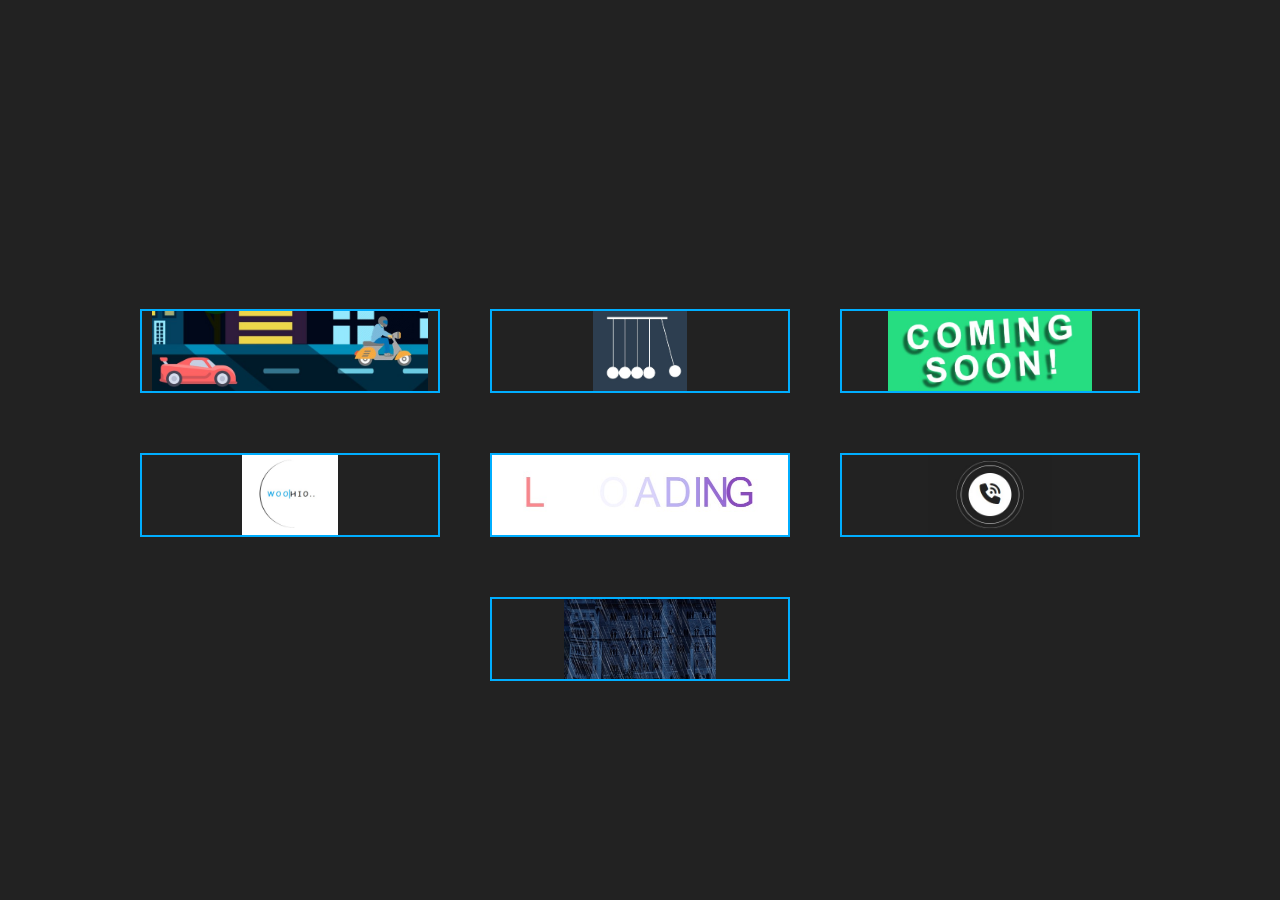
<file: index.html>
<!DOCTYPE html>
<html lang="en">
  <head>
    <meta charset="UTF-8" />
    <meta name="viewport" content="width=device-width, initial-scale=1.0" />
    <link rel="icon" type="image/png" sizes="32x32" href="favicon.ico" />
    <title>CSS Animations</title>
    <link rel="stylesheet" href="style.css" />
  </head>
  <body>
    <div class="container">
      <a href="bike_animation/index.html"><img src="./img/1.jpg" alt="Bike Animations" /></a>
      <a href="cradle/index.html"><img src="./img/2.jpg" alt="Newton's Cradle Animations" /></a>
      <a href="floating_text/index.html"><img src="./img/3.jpg" alt="Floating Text Animations" /></a>
      <a href="loader/index.html"><img src="./img/4.jpg" alt="Loader Animations" /></a>
      <a href="loading_animation/index.html"><img src="./img/5.jpg" alt="Loading Animations" /></a>
      <a href="pulsing_animation/index.html"><img src="./img/6.jpg" alt="Pulsing Animations" /></a>
      <a href="rain_animation/index.html"><img src="./img/7.jpg" alt="Rain Animations" /></a>
    </div>
  </body>
</html>
</file>
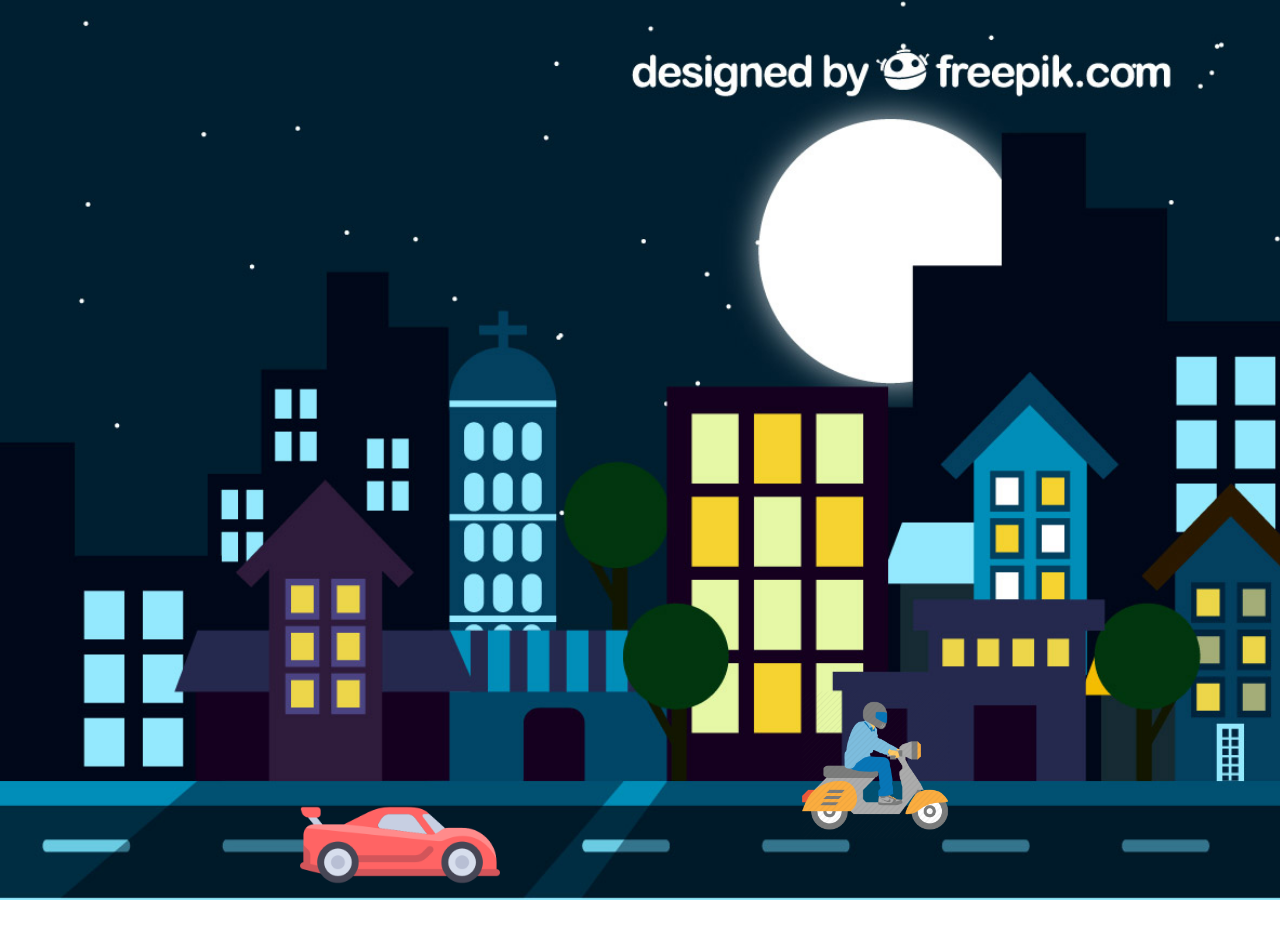
<file: bike_animation/index.html>
<!DOCTYPE html>
<html lang="en">
  <head>
    <meta charset="UTF-8" />
    <meta name="viewport" content="width=device-width, initial-scale=1.0" />
    <title>Bike Animation</title>
    <link rel="icon" type="image/png" sizes="32x32" href="../favicon.ico" />
    <link rel="stylesheet" href="style.css" />
  </head>
  <body>
    <div class="background">
      <img src="./img/car.png" alt="" class="car" />
      <img src="./img/motobike.png" alt="" class="motobike" />
    </div>
  </body>
</html>
</file>
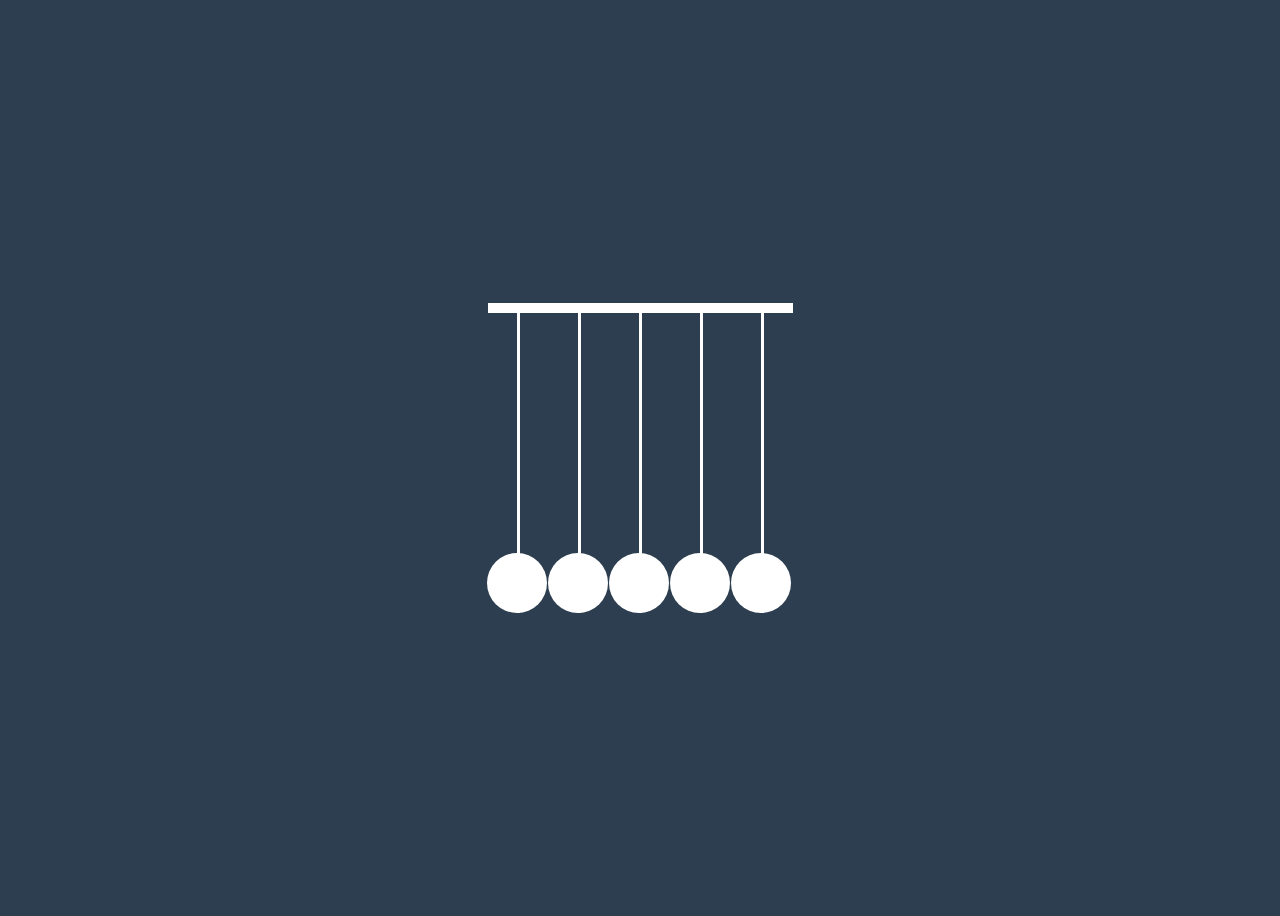
<file: cradle/index.html>
<!DOCTYPE html>
<html lang="en-US">
  <head>
    <meta charset="UTF-8" />
    <meta name="viewport" content="width=device-width, initial-scale=1" />
    <title>Cradle</title>
    <link rel="icon" type="image/png" sizes="32x32" href="../favicon.ico" />
    <link href="https://fonts.googleapis.com/css?family=Lato:400,700" rel="stylesheet" />
    <link rel="stylesheet" href="style.css" />
  </head>

  <body>
    <div class="cradle">
      <span></span>
      <span></span>
      <span></span>
      <span></span>
      <span></span>
    </div>
  </body>
</html>
</file>
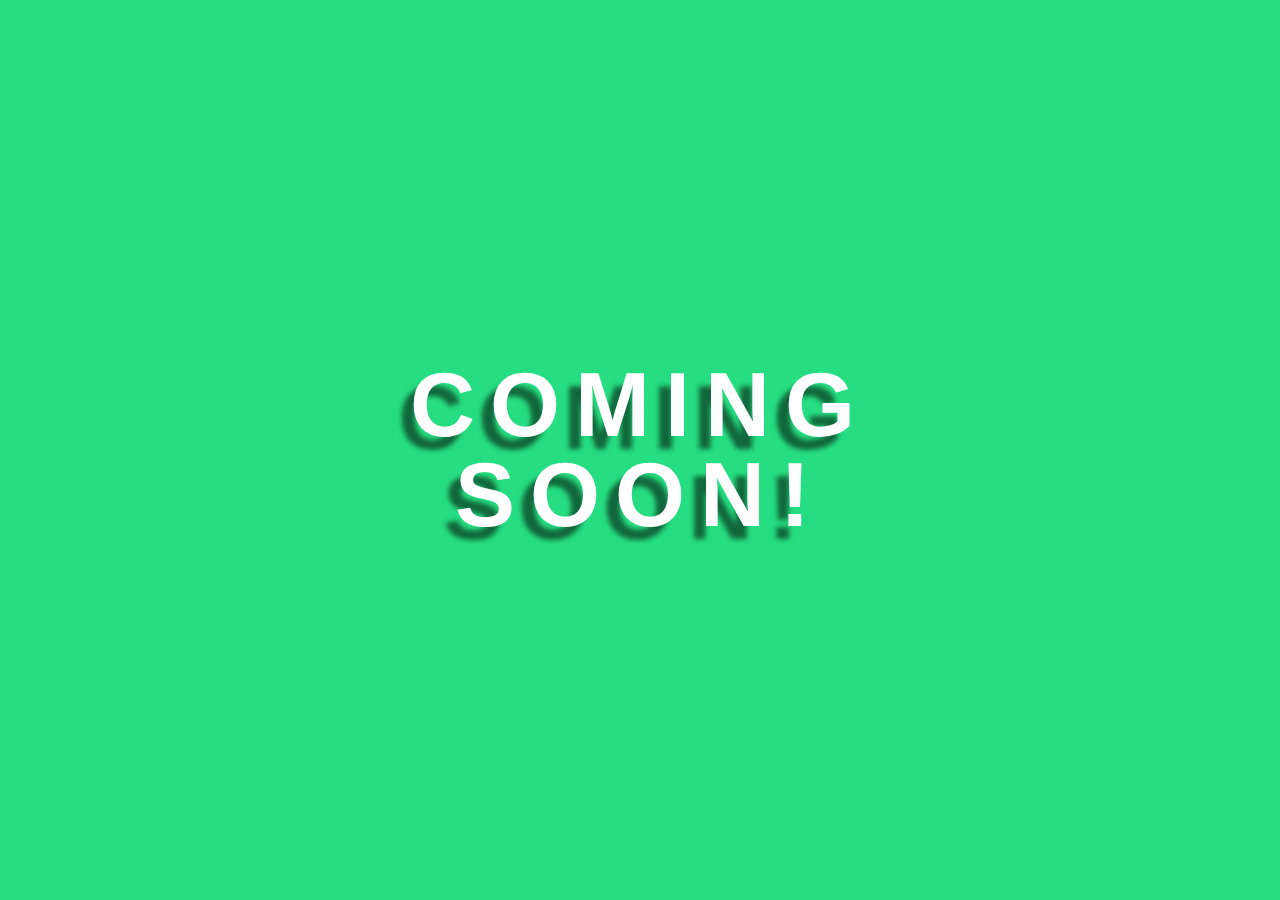
<file: floating_text/index.html>
<!DOCTYPE html>
<html lang="en">
  <head>
    <meta charset="UTF-8" />
    <meta name="viewport" content="width=device-width, initial-scale=1.0" />
    <title>Floating Text</title>
    <link rel="icon" type="image/png" sizes="32x32" href="../favicon.ico" />
    <link rel="stylesheet" href="style.css" />
  </head>
  <body>
    <h1>
      coming <br />
      soon! <br />
    </h1>
  </body>
</html>
</file>
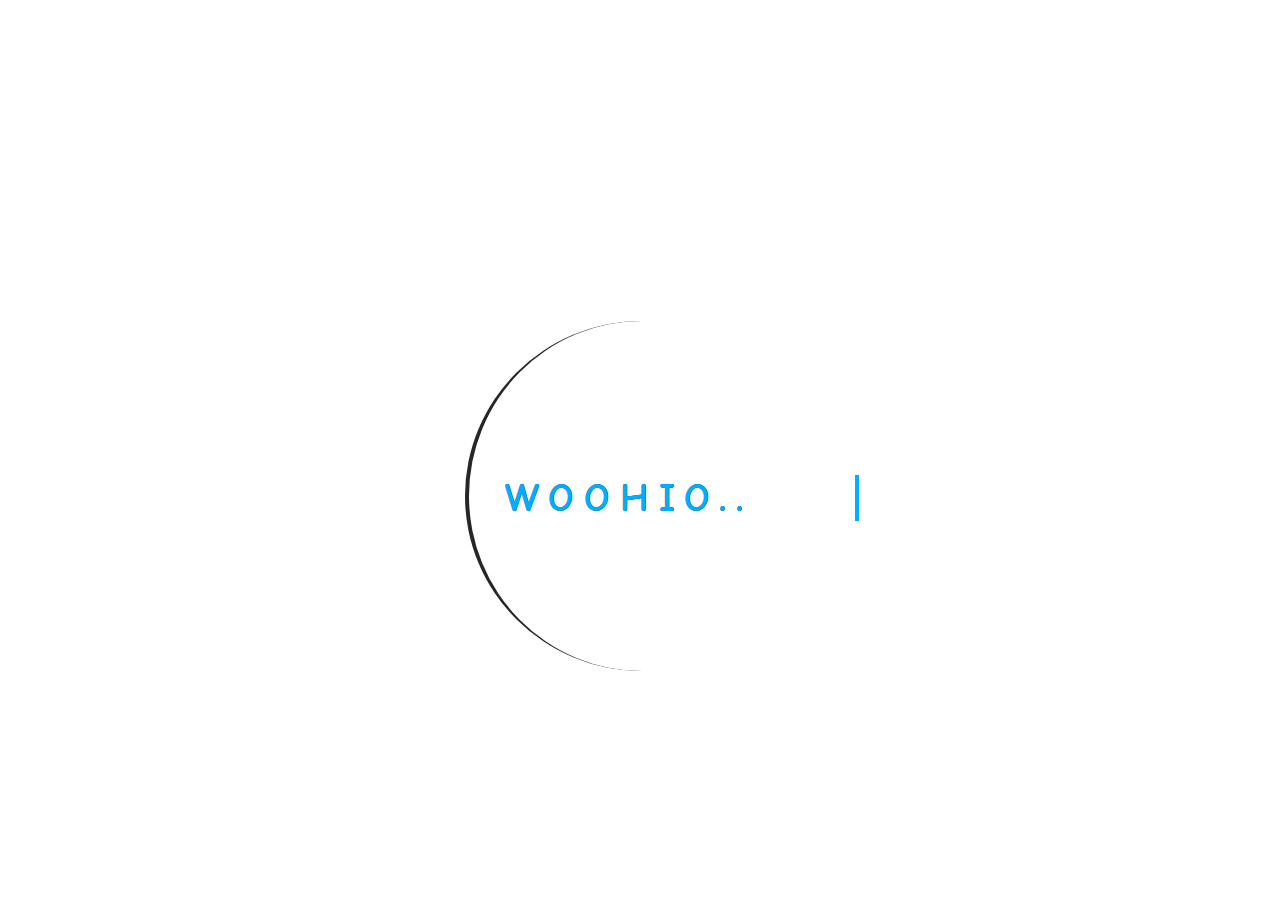
<file: loader/index.html>
<!DOCTYPE html>
<html lang="en-US">
  <head>
    <meta charset="UTF-8" />
    <meta name="viewport" content="width=device-width, initial-scale=1" />
    <title>Loader....</title>
    <link rel="preconnect" href="https://fonts.googleapis.com" />
    <link rel="preconnect" href="https://fonts.gstatic.com" crossorigin />
    <link href="https://fonts.googleapis.com/css2?family=Comic+Neue&display=swap" rel="stylesheet" />
    <link rel="icon" type="image/png" sizes="32x32" href="../favicon.ico" />
    <link rel="stylesheet" href="https://cdnjs.cloudflare.com/ajax/libs/font-awesome/6.5.1/css/all.min.css" />
    <link rel="stylesheet" href="style.css" />
  </head>

  <body>
    <div class="container">
      <h1 class="text">woohio..</h1>
      <div class="ring"></div>
    </div>
  </body>
</html>
</file>
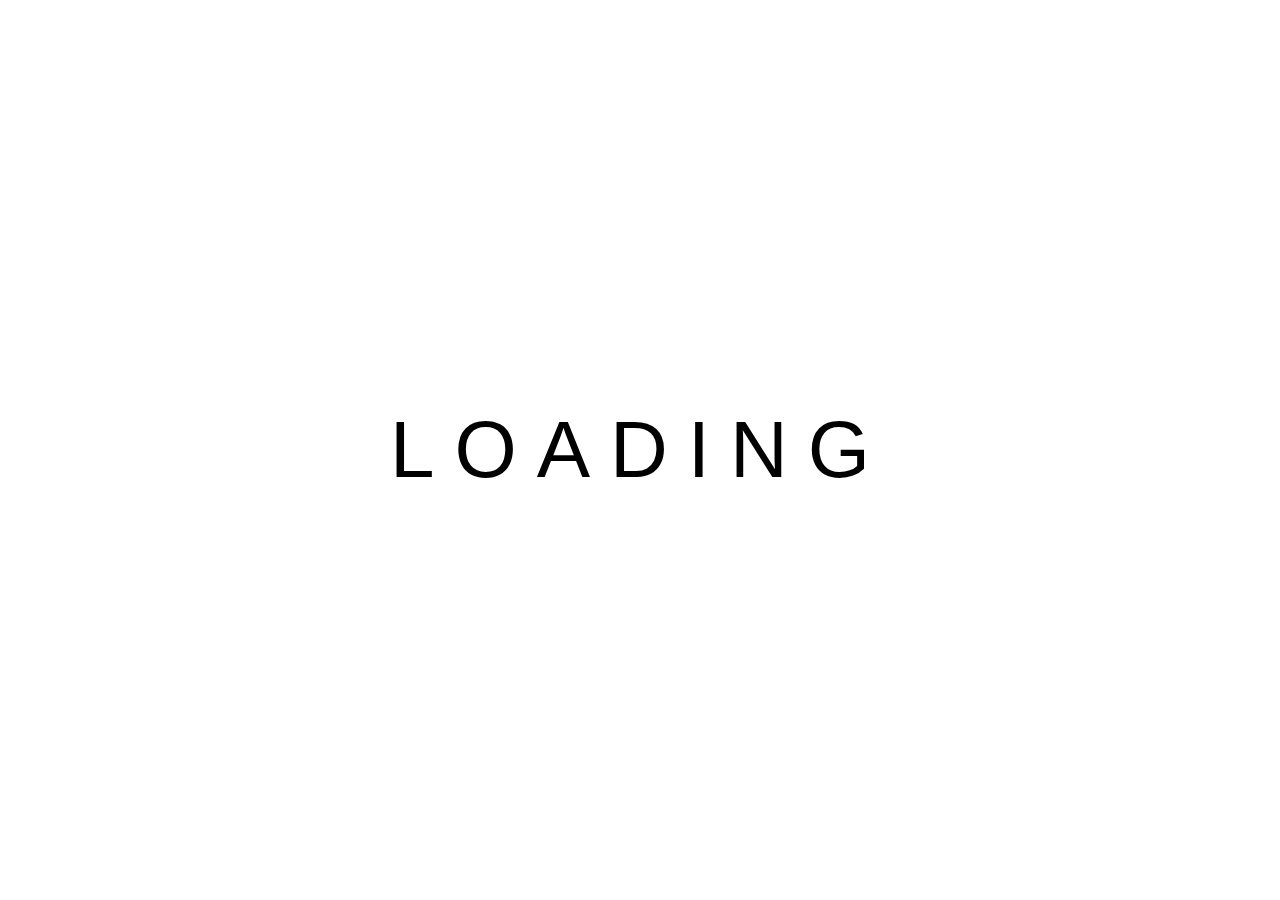
<file: loading_animation/index.html>
<!DOCTYPE html>
<html lang="en-US">
  <head>
    <meta charset="UTF-8" />
    <meta name="viewport" content="width=device-width, initial-scale=1" />
    <title>Loading Text Animation</title>
    <link rel="icon" type="image/png" sizes="32x32" href="../favicon.ico" />
    <link rel="stylesheet" href="style.css" />
  </head>

  <body>
    <ul>
      <li>L</li>
      <li>O</li>
      <li>A</li>
      <li>D</li>
      <li>I</li>
      <li>N</li>
      <li>G</li>
    </ul>
  </body>
</html>
</file>
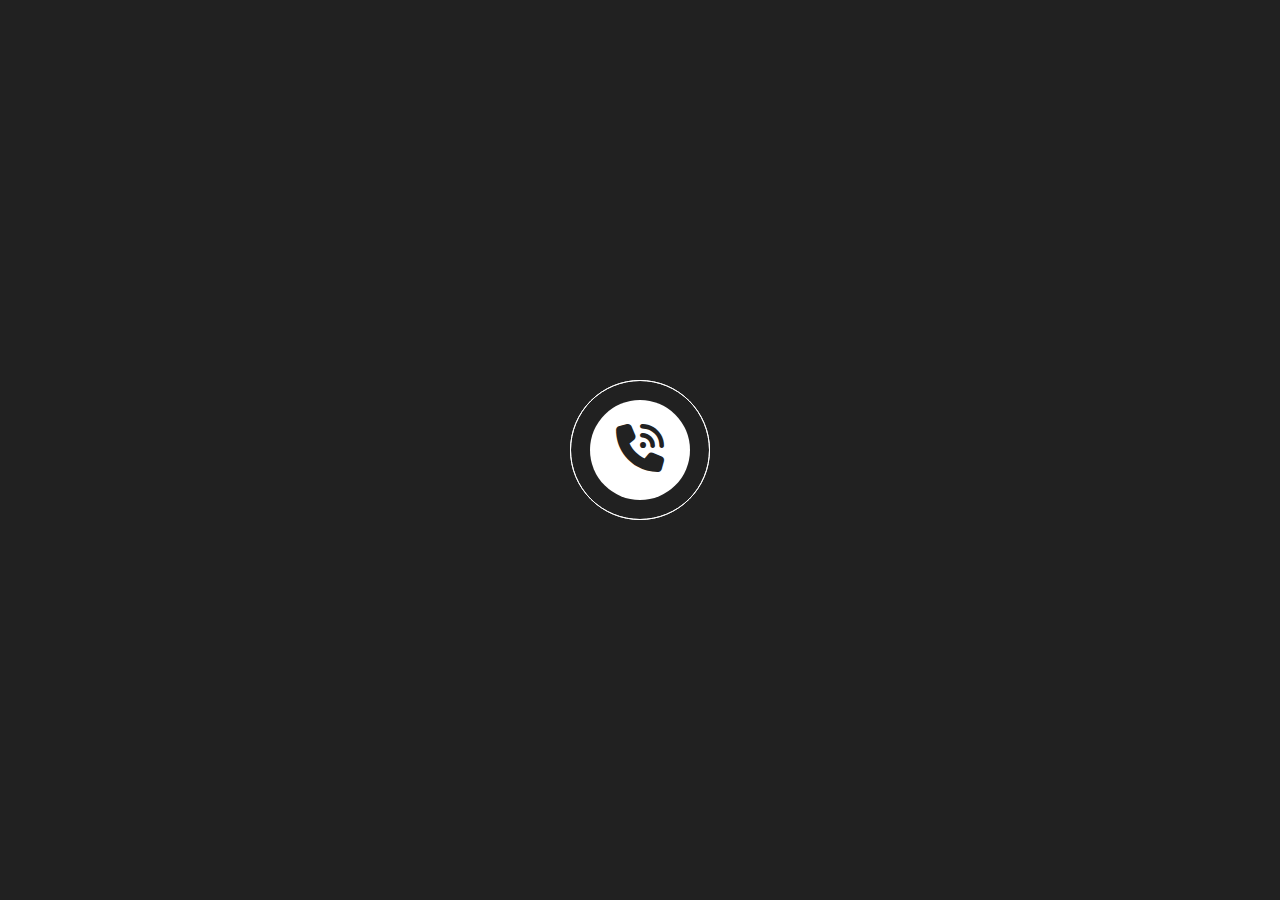
<file: pulsing_animation/index.html>
<!DOCTYPE html>
<html lang="en-US">
  <head>
    <meta charset="UTF-8" />
    <meta name="viewport" content="width=device-width, initial-scale=1" />
    <title>Pulsing Animation</title>
    <link rel="icon" type="image/png" sizes="32x32" href="../favicon.ico" />
    <link rel="stylesheet" href="https://cdnjs.cloudflare.com/ajax/libs/font-awesome/6.5.1/css/all.min.css" />
    <link rel="stylesheet" href="style.css" />
  </head>

  <body>
    <div class="pulse">
      <i class="fa-solid fa-phone-volume"></i>
    </div>
  </body>
</html>
</file>
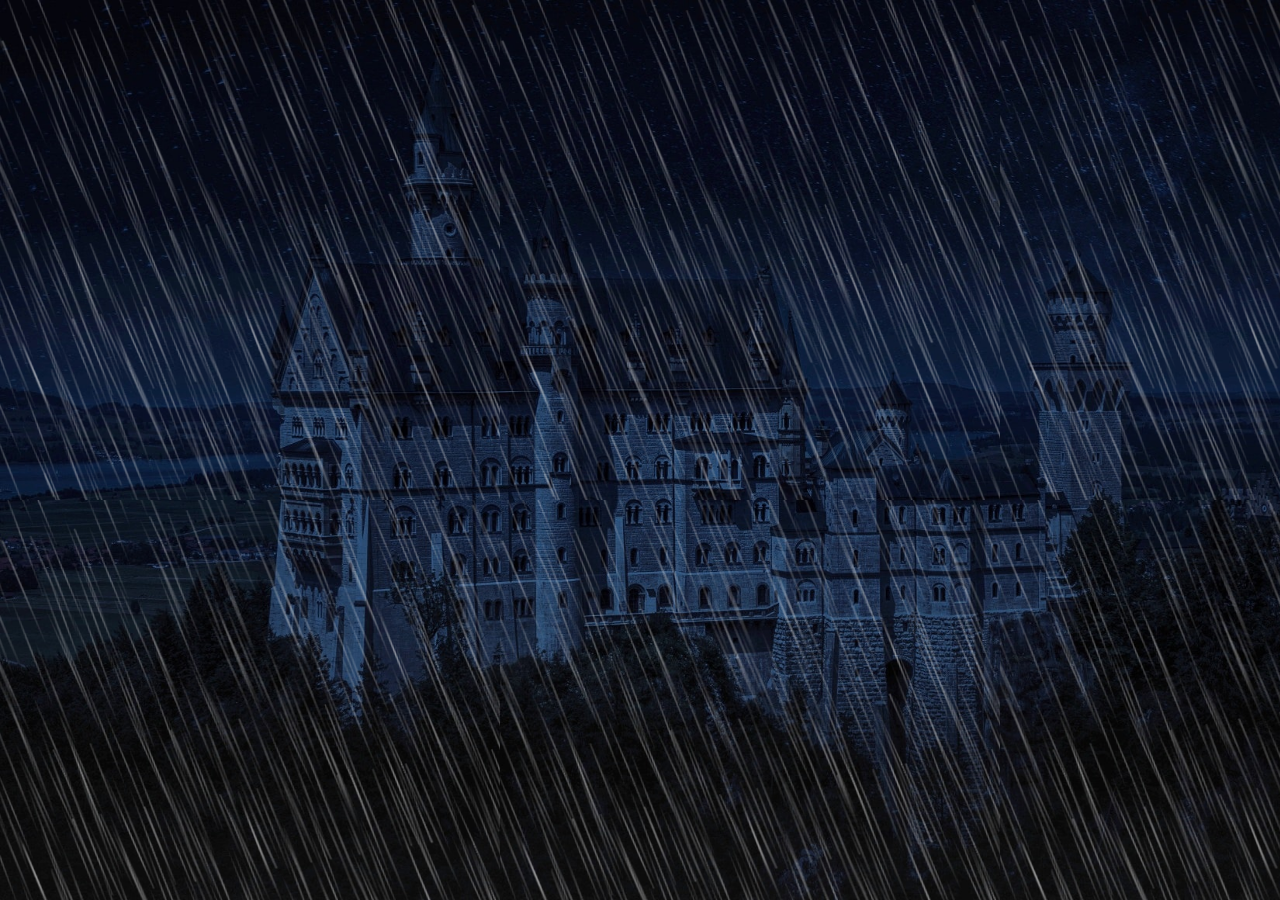
<file: rain_animation/index.html>
<!DOCTYPE html>
<html lang="en">
  <head>
    <meta charset="UTF-8" />
    <meta name="viewport" content="width=device-width, initial-scale=1.0" />
    <title>Bike Animation</title>
    <link rel="icon" type="image/png" sizes="32x32" href="../favicon.ico" />
    <link rel="stylesheet" href="style.css" />
  </head>
  <body>
    <div class="rain"></div>
  </body>
</html>
</file>
<file: style.css>
* {
  margin: 0;
  padding: 0;
  box-sizing: border-box;
  overflow-x: hidden;
}

body {
  min-height: 100vh;
  display: flex;
  justify-content: center;
  align-items: center;
  background-color: #222;
}
.container {
  margin-top: 100px;
  width: 1000px;
  display: flex;
  gap: 50px;
  flex-wrap: wrap;
  justify-content: center;
}

a {
  position: relative;
  width: 300px;
  text-decoration: none;
  border: 2px solid #00aeff;
  margin-bottom: 10px;
  display: flex;
  justify-content: center;
}

img {
  height: 80px;
  width: auto;
}
</file>
<file: bike_animation/style.css>
* {
  margin: 0;
  padding: 0;
  box-sizing: border-box;
}
body {
  min-height: 100vh;
}
.background {
  height: 100vh;
  background: url("./img/bg.jpg");
  background-size: cover;
  background-repeat: no-repeat;
  background-position: bottom left;
  animation: driving 10s linear infinite;
}

.car {
  position: absolute;
  left: 300px;
  bottom: -45px;
  width: 200px;
}
.motobike {
  position: absolute;
  left: 800px;
  bottom: 60px;
  width: 150px;
}

@keyframes driving {
  from {
    background-position: bottom left;
  }
  to {
    background-position: bottom right;
  }
}
</file>
<file: cradle/style.css>
body {
  height: 100vh;
  display: flex;
  justify-content: center;
  align-items: center;
  background-color: #2c3e50;
}

.cradle {
  display: flex;
  border-top: 10px solid white;
}

.cradle span {
  display: block;
  width: 3px;
  height: 300px;
  background-color: white;
  margin: 0 29px;
  position: relative;
  transform-origin: top;
}

.cradle span::before {
  content: "";
  position: absolute;
  bottom: 0;
  left: 0;
  width: 60px;
  height: 60px;
  border-radius: 50%;
  background-color: white;
  transform: translateX(-50%);
}

.cradle span:first-child {
  animation: left-arm 3s ease-in infinite;
}

.cradle span:last-child {
  animation: right-arm 3s ease-in infinite 1.5s;
}

@keyframes left-arm {
  0% {
    transform: rotate(0deg);
  }
  25% {
    transform: rotate(60deg);
  }
  50% {
    transform: rotate(0deg);
  }
  100% {
    transform: rotate(0deg);
  }
}

@keyframes right-arm {
  0% {
    transform: rotate(0deg);
  }
  25% {
    transform: rotate(-60deg);
  }
  50% {
    transform: rotate(0deg);
  }
  100% {
    transform: rotate(0deg);
  }
}
</file>
<file: floating_text/style.css>
* {
  margin: 0;
  padding: 0;
  box-sizing: border-box;
}

body {
  min-height: 100vh;
  display: flex;
  justify-content: center;
  align-items: center;
  background-color: #26de81;
}

h1 {
  text-align: center;
  text-transform: uppercase;
  color: #fff;
  font-family: Arial, Helvetica, sans-serif;
  font-size: 90px;
  line-height: 90px;
  letter-spacing: 15px;
  text-shadow: -12px 13px 5px rgba(0, 0, 0, 0.54);
  animation: float 3s linear infinite;
  animation-direction: alternate;
}

@keyframes float {
  from {
    transform: rotate(5deg);
  }
  to {
    transform: rotate(-5deg);
  }
}
</file>
<file: loader/style.css>
body {
  margin: 0;
  padding: 0;
  font-family: "Comic Neue", cursive;
  background: #fff;
  height: 100vh;
  display: flex;
  justify-content: center;
  align-items: center;
}

.container {
  position: relative;
  width: 350px;
  height: 350px;
}

h1 {
  position: absolute;
  top: 200px;
  left: 40px;
  font-size: 40px;
  margin: 0;
  padding: 0;
  text-transform: uppercase;
  letter-spacing: 10px;
  color: #000;
  position: relative;
}

h1::before {
  content: "woohio..";
  position: absolute;
  top: 0;
  left: 0;
  width: 100%;
  color: #00aeff;
  overflow: hidden;
  border-right: 4px solid #00aeff;
  animation: animate 5s linear infinite;
}

.ring {
  width: 100%;
  height: 100%;
  border-left: 4px solid #262626;
  border-radius: 50%;
  animation: rotate 1s linear infinite;
}

@keyframes animate {
  0% {
    width: 0;
  }

  50% {
    width: 80%;
  }

  100% {
    width: 0;
  }
}

@keyframes rotate {
  0% {
    transform: rotate(0deg);
  }
  100% {
    transform: rotate(360deg);
  }
}
</file>
<file: loading_animation/style.css>
body {
 margin: 0;
 display: flex;
 align-items: center;
 justify-content: center;
 height: 100vh;
 font-family: sans-serif;
}

ul {
  margin: 0;
  padding: 0;
  display: flex;
}

ul li {
  list-style-type: none;
  font-size: 80px;
  letter-spacing: 20px;
  animation: loading 3s linear infinite
}

@keyframes loading {
  0% {
    color: red;
    transform: translateX(-50px);
    letter-spacing: 20px;
    opacity: 0;
  }

  10% {
    opacity: 1;
  }

  50% {
    letter-spacing: -20px;
    opacity: 1;
  }

  100% {
    color: blue;
    transform: translateX(50px);
    letter-spacing: 20px;
    opacity: 0;
  }
}

ul li:nth-child(1) {
  animation-delay: 0s;
}

ul li:nth-child(2) {
  animation-delay: 0.2s;
}

ul li:nth-child(3) {
  animation-delay: 0.4s;
}

ul li:nth-child(4) {
  animation-delay: 0.6s;
}

ul li:nth-child(5) {
  animation-delay: 0.8s;
}

ul li:nth-child(6) {
  animation-delay: 1s;
}

ul li:nth-child(7) {
  animation-delay: 1.2s;
}
</file>
<file: pulsing_animation/style.css>
body {
  margin: 0;
  display: flex;
  align-items: center;
  justify-content: center;
  height: 100vh;
  background-color: #212121;
}

.pulse {
  width: 100px;
  height: 100px;
  background-color: #fff;
  color: #222;
  border-radius: 50%;
  text-align: center;
  line-height: 100px;
  font-size: 48px;
  position: relative;
}

.pulse::before,
.pulse::after {
  content: "";
  position: absolute;
  left: -20px;
  right: -20px;
  top: -20px;
  bottom: -20px;
  border: 1px solid #fff;
  border-radius: 50%;
  animation: pulse 1.5s linear infinite;
}

.pulse::after {
  animation-delay: 0.5s;
}

@keyframes pulse {
  0% {
    transform: scale(0.5);
    opacity: 0;
  }
  50% {
    transform: scale(1);
    opacity: 1;
  }
  100% {
    transform: scale(1.2);
    opacity: 0;
  }
}
</file>
<file: rain_animation/style.css>
* {
  margin: 0;
  padding: 0;
  box-sizing: border-box;
}
body {
  min-height: 100vh;
  background: url("./img/bg.jpg");
  background-size: cover;
  background-repeat: no-repeat;
}
.rain {
  height: 100vh;
  background: url("./img/rain.png");
  animation: rain 0.3s linear infinite;
}

@keyframes rain {
  0% {
    background-position: 0% 0%;
  }
  100% {
    background-position: 20% 100%;
  }
}
</file>
